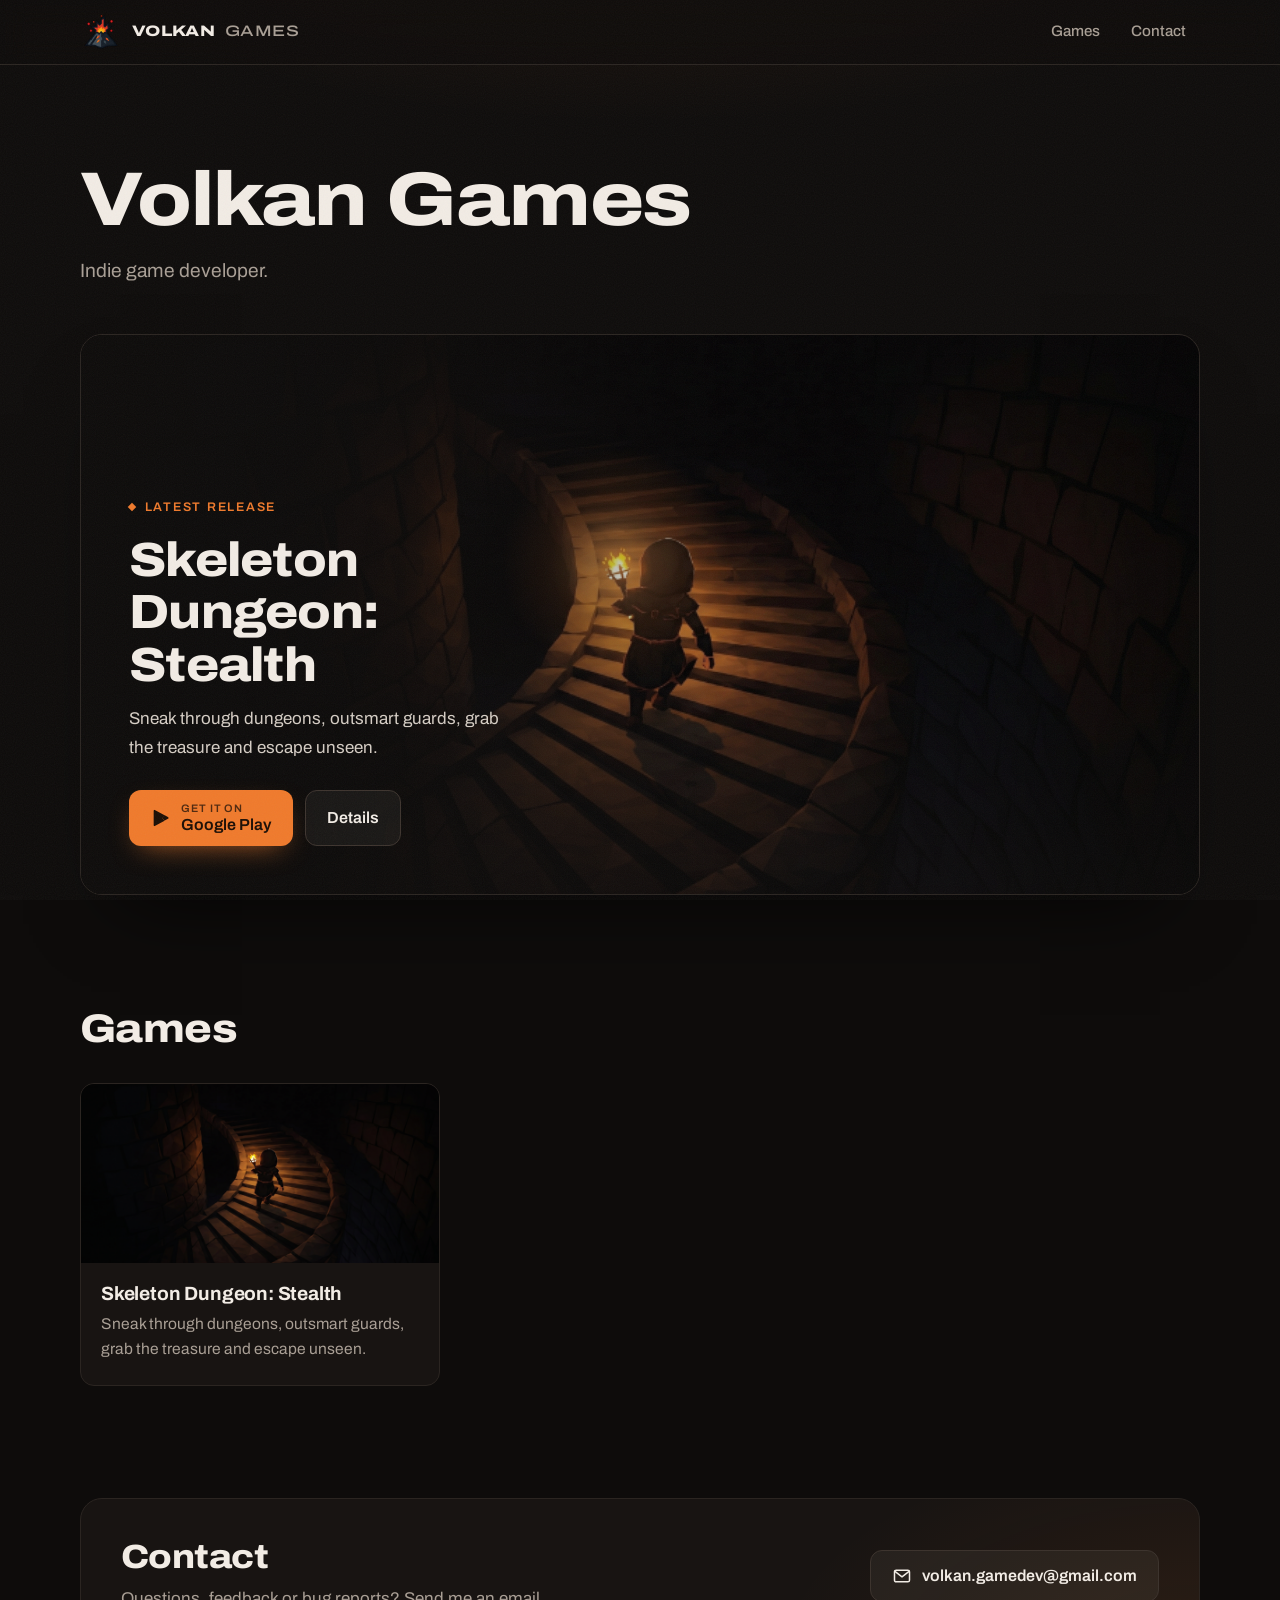
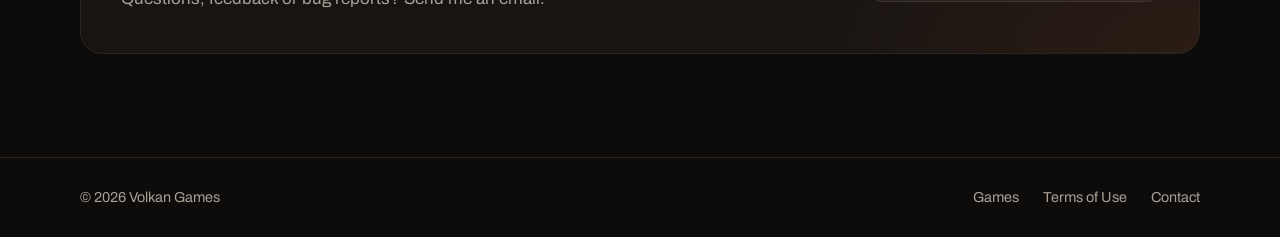
<file: index.html>
<!DOCTYPE html>
<html lang="en">
<head>
    <meta charset="UTF-8">
    <meta name="viewport" content="width=device-width, initial-scale=1.0">
    <title>Volkan Games</title>
    <meta name="description" content="Games by Volkan Games, an indie game developer.">
    <meta name="theme-color" content="#0e0c0b">
    <link rel="icon" href="images/logo-mark.png" type="image/png">
    <link rel="apple-touch-icon" href="images/logo-mark.png">
    <meta property="og:title" content="Volkan Games">
    <meta property="og:description" content="Games by Volkan Games, an indie game developer.">
    <meta property="og:url" content="https://volkandemir8.github.io/">
    <meta property="og:image" content="https://volkandemir8.github.io/images/logo.png">
    <link rel="preconnect" href="https://fonts.googleapis.com">
    <link rel="preconnect" href="https://fonts.gstatic.com" crossorigin>
    <link href="https://fonts.googleapis.com/css2?family=Archivo:wdth,wght@62..125,400..900&display=swap" rel="stylesheet">
    <link rel="stylesheet" href="style.css">
</head>
<body>
    <a class="skip-link" href="#main">Skip to content</a>

    <header class="site-header">
        <div class="container">
            <a class="brand" href="index.html"><img src="images/logo-mark-dark.png" alt="" width="34" height="34">Volkan <span>Games</span></a>
            <nav class="site-nav" aria-label="Main">
                <a href="#games">Games</a>
                <a href="#contact">Contact</a>
            </nav>
        </div>
    </header>

    <main id="main">
        <section class="intro container">
            <h1>Volkan Games</h1>
            <p class="lede">Indie game developer.</p>
        </section>

        <section class="container" aria-labelledby="featured-title">
            <div class="featured-card">
                <div class="featured-media">
                    <img src="images/skeletonDungeon.png" alt="A hooded figure carrying a torch down a dark spiral staircase" width="800" height="400">
                    <span class="torch-glow" aria-hidden="true"></span>
                </div>
                <div class="featured-body">
                    <p class="eyebrow">Latest release</p>
                    <h2 id="featured-title">Skeleton Dungeon: Stealth</h2>
                    <p>Sneak through dungeons, outsmart guards, grab the treasure and escape unseen.</p>
                    <div class="actions">
                        <a class="btn btn-primary btn-play" href="https://play.google.com/store/apps/details?id=com.volkangames.skeletondungeon">
                            <svg viewBox="0 0 24 24" aria-hidden="true"><path fill="currentColor" d="M3.6 2.3c-.3.3-.4.7-.4 1.2v17c0 .5.1.9.4 1.2l.1.1 9.5-9.5v-.2L3.7 2.2l-.1.1zm12.8 12.8-3.2-3.2v-.2l3.2-3.2.1.1 3.8 2.1c1.1.6 1.1 1.6 0 2.2l-3.8 2.2h-.1zm-.1.1L13 11.9l-9.4 9.4c.3.4.9.4 1.5.1l11.2-6.2m0-6.4L5.1 2.6c-.6-.4-1.2-.3-1.5.1l9.4 9.3 3.3-3.2z"/></svg>
                            <span><small>Get it on</small>Google Play</span>
                        </a>
                        <a class="btn btn-ghost" href="game-stealth.html">Details</a>
                    </div>
                </div>
            </div>
        </section>

        <section class="section container" id="games" aria-labelledby="games-title">
            <h2 class="section-title" id="games-title">Games</h2>

            <ul class="game-grid">
                <li>
                    <a class="game-card" href="game-stealth.html">
                        <div class="game-card-media">
                            <img src="images/skeletonDungeon.png" alt="" width="800" height="400" loading="lazy">
                        </div>
                        <div class="game-card-body">
                            <h3>Skeleton Dungeon: Stealth</h3>
                            <p>Sneak through dungeons, outsmart guards, grab the treasure and escape unseen.</p>
                        </div>
                    </a>
                </li>
            </ul>
        </section>

        <section class="section container" id="contact" aria-labelledby="contact-title">
            <div class="contact-card">
                <div>
                    <h2 id="contact-title">Contact</h2>
                    <p>Questions, feedback or bug reports? Send me an email.</p>
                </div>
                <a class="btn btn-ghost" href="mailto:volkan.gamedev@gmail.com">
                    <svg viewBox="0 0 24 24" fill="none" stroke="currentColor" stroke-width="1.8" stroke-linecap="round" stroke-linejoin="round" aria-hidden="true"><rect x="3" y="5" width="18" height="14" rx="2"/><path d="m3.5 6.5 8.5 6.5 8.5-6.5"/></svg>
                    volkan.gamedev@gmail.com
                </a>
            </div>
        </section>
    </main>

    <footer class="site-footer">
        <div class="container">
            <span>© 2026 Volkan Games</span>
            <nav aria-label="Footer">
                <a href="#games">Games</a>
                <a href="terms.html">Terms of Use</a>
                <a href="#contact">Contact</a>
            </nav>
        </div>
    </footer>
</body>
</html>
</file>
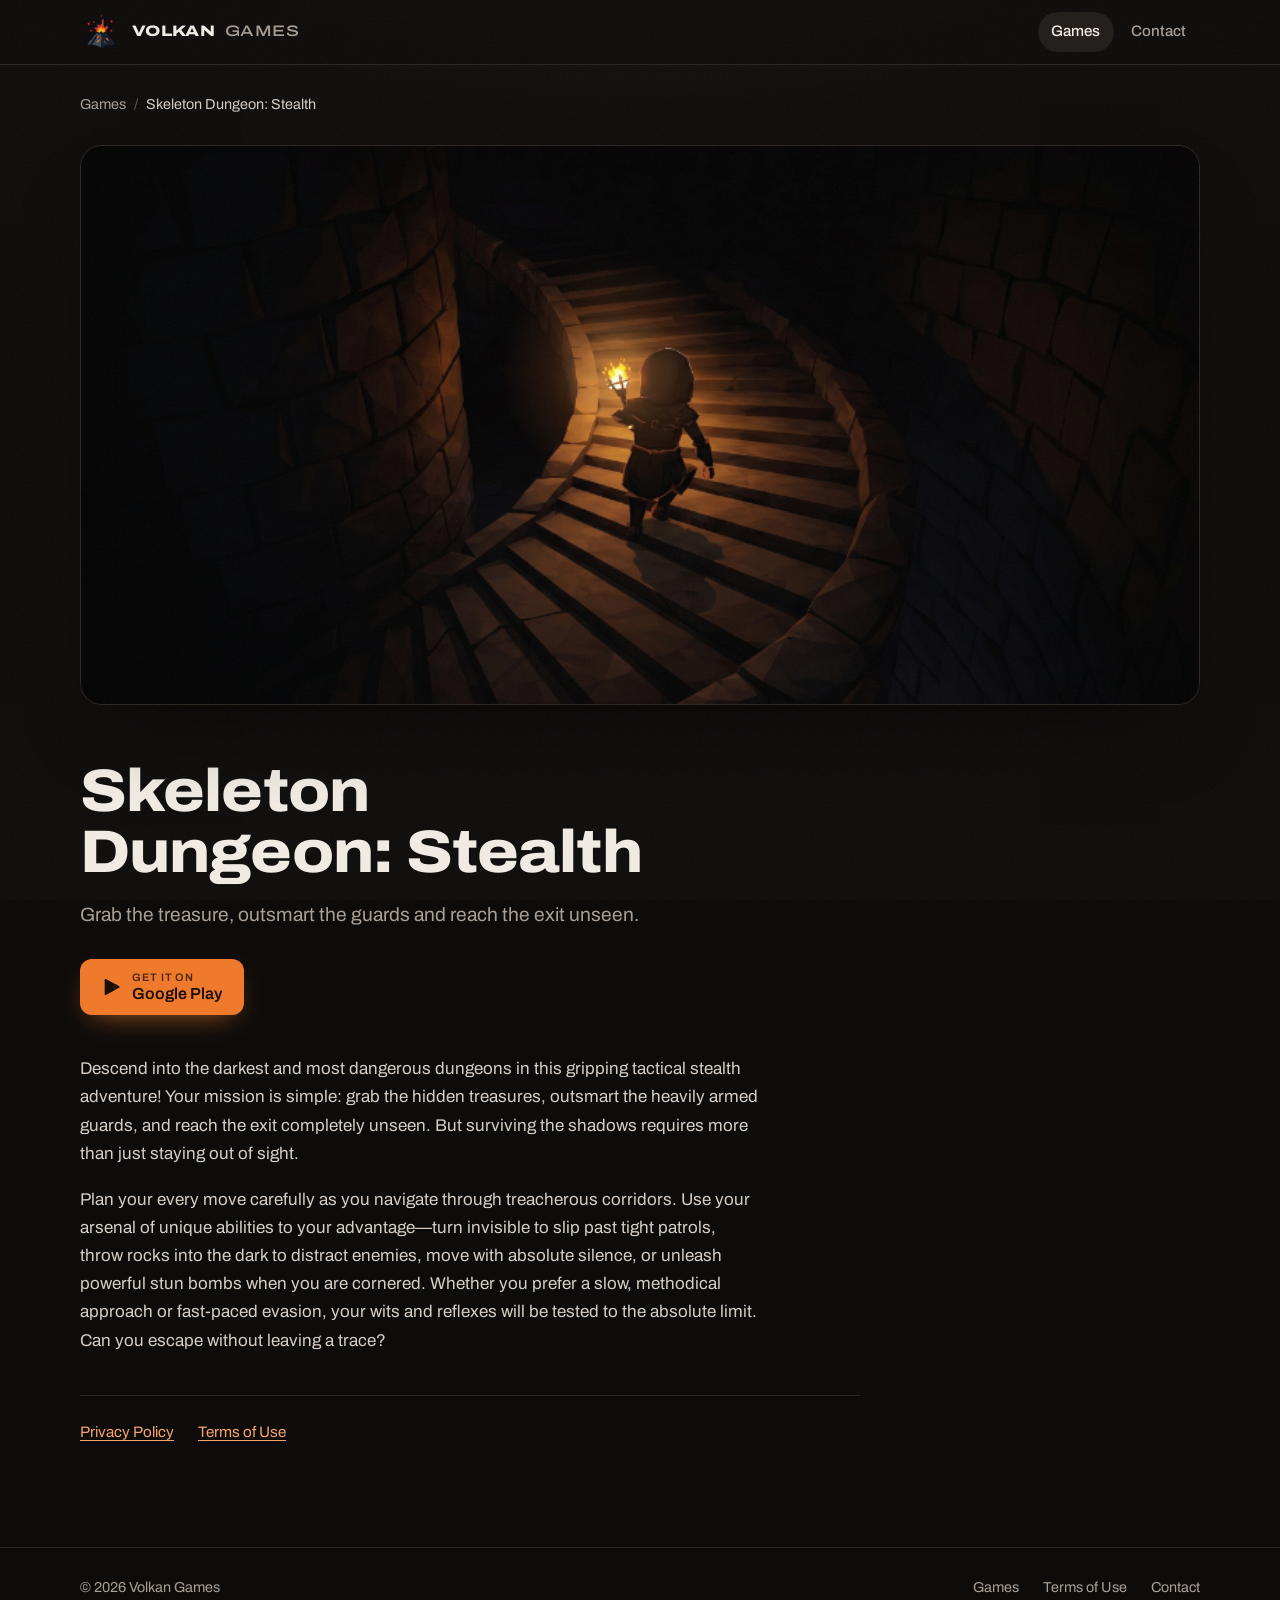
<file: game-stealth.html>
<!DOCTYPE html>
<html lang="en">
<head>
    <meta charset="UTF-8">
    <meta name="viewport" content="width=device-width, initial-scale=1.0">
    <title>Skeleton Dungeon: Stealth - Volkan Games</title>
    <meta name="description" content="A tactical stealth game. Grab the treasure, outsmart the guards and reach the exit unseen.">
    <meta name="theme-color" content="#0e0c0b">
    <link rel="icon" href="images/logo-mark.png" type="image/png">
    <link rel="apple-touch-icon" href="images/logo-mark.png">
    <meta property="og:title" content="Skeleton Dungeon: Stealth">
    <meta property="og:description" content="A tactical stealth game. Grab the treasure, outsmart the guards and reach the exit unseen.">
    <meta property="og:url" content="https://volkandemir8.github.io/game-stealth.html">
    <meta property="og:image" content="https://volkandemir8.github.io/images/skeletonDungeon.png">
    <link rel="preconnect" href="https://fonts.googleapis.com">
    <link rel="preconnect" href="https://fonts.gstatic.com" crossorigin>
    <link href="https://fonts.googleapis.com/css2?family=Archivo:wdth,wght@62..125,400..900&display=swap" rel="stylesheet">
    <link rel="stylesheet" href="style.css">
</head>
<body>
    <a class="skip-link" href="#main">Skip to content</a>

    <header class="site-header">
        <div class="container">
            <a class="brand" href="index.html"><img src="images/logo-mark-dark.png" alt="" width="34" height="34">Volkan <span>Games</span></a>
            <nav class="site-nav" aria-label="Main">
                <a href="index.html#games" aria-current="page">Games</a>
                <a href="index.html#contact">Contact</a>
            </nav>
        </div>
    </header>

    <main id="main" class="game-page">
        <div class="container">
            <nav class="breadcrumb" aria-label="Breadcrumb">
                <a href="index.html#games">Games</a>
                <span class="sep" aria-hidden="true">/</span>
                <span aria-current="page">Skeleton Dungeon: Stealth</span>
            </nav>

            <div class="game-hero">
                <img src="images/skeletonDungeon.png" alt="A hooded figure carrying a torch down a dark spiral staircase" width="800" height="400">
                <span class="torch-glow" aria-hidden="true"></span>
            </div>

            <div class="game-content">
                <h1>Skeleton Dungeon: Stealth</h1>
                <p class="lede">Grab the treasure, outsmart the guards and reach the exit unseen.</p>
                <div class="actions">
                    <a class="btn btn-primary btn-play" href="https://play.google.com/store/apps/details?id=com.volkangames.skeletondungeon">
                        <svg viewBox="0 0 24 24" aria-hidden="true"><path fill="currentColor" d="M3.6 2.3c-.3.3-.4.7-.4 1.2v17c0 .5.1.9.4 1.2l.1.1 9.5-9.5v-.2L3.7 2.2l-.1.1zm12.8 12.8-3.2-3.2v-.2l3.2-3.2.1.1 3.8 2.1c1.1.6 1.1 1.6 0 2.2l-3.8 2.2h-.1zm-.1.1L13 11.9l-9.4 9.4c.3.4.9.4 1.5.1l11.2-6.2m0-6.4L5.1 2.6c-.6-.4-1.2-.3-1.5.1l9.4 9.3 3.3-3.2z"/></svg>
                        <span><small>Get it on</small>Google Play</span>
                    </a>
                </div>

                <div class="prose">
                    <p>Descend into the darkest and most dangerous dungeons in this gripping tactical stealth adventure! Your mission is simple: grab the hidden treasures, outsmart the heavily armed guards, and reach the exit completely unseen. But surviving the shadows requires more than just staying out of sight.</p>
                    <p>Plan your every move carefully as you navigate through treacherous corridors. Use your arsenal of unique abilities to your advantage—turn invisible to slip past tight patrols, throw rocks into the dark to distract enemies, move with absolute silence, or unleash powerful stun bombs when you are cornered. Whether you prefer a slow, methodical approach or fast-paced evasion, your wits and reflexes will be tested to the absolute limit. Can you escape without leaving a trace?</p>
                </div>

                <ul class="game-links">
                    <li><a href="privacy-stealth.html">Privacy Policy</a></li>
                    <li><a href="terms.html">Terms of Use</a></li>
                </ul>
            </div>
        </div>
    </main>

    <footer class="site-footer">
        <div class="container">
            <span>© 2026 Volkan Games</span>
            <nav aria-label="Footer">
                <a href="index.html#games">Games</a>
                <a href="terms.html">Terms of Use</a>
                <a href="index.html#contact">Contact</a>
            </nav>
        </div>
    </footer>
</body>
</html>
</file>
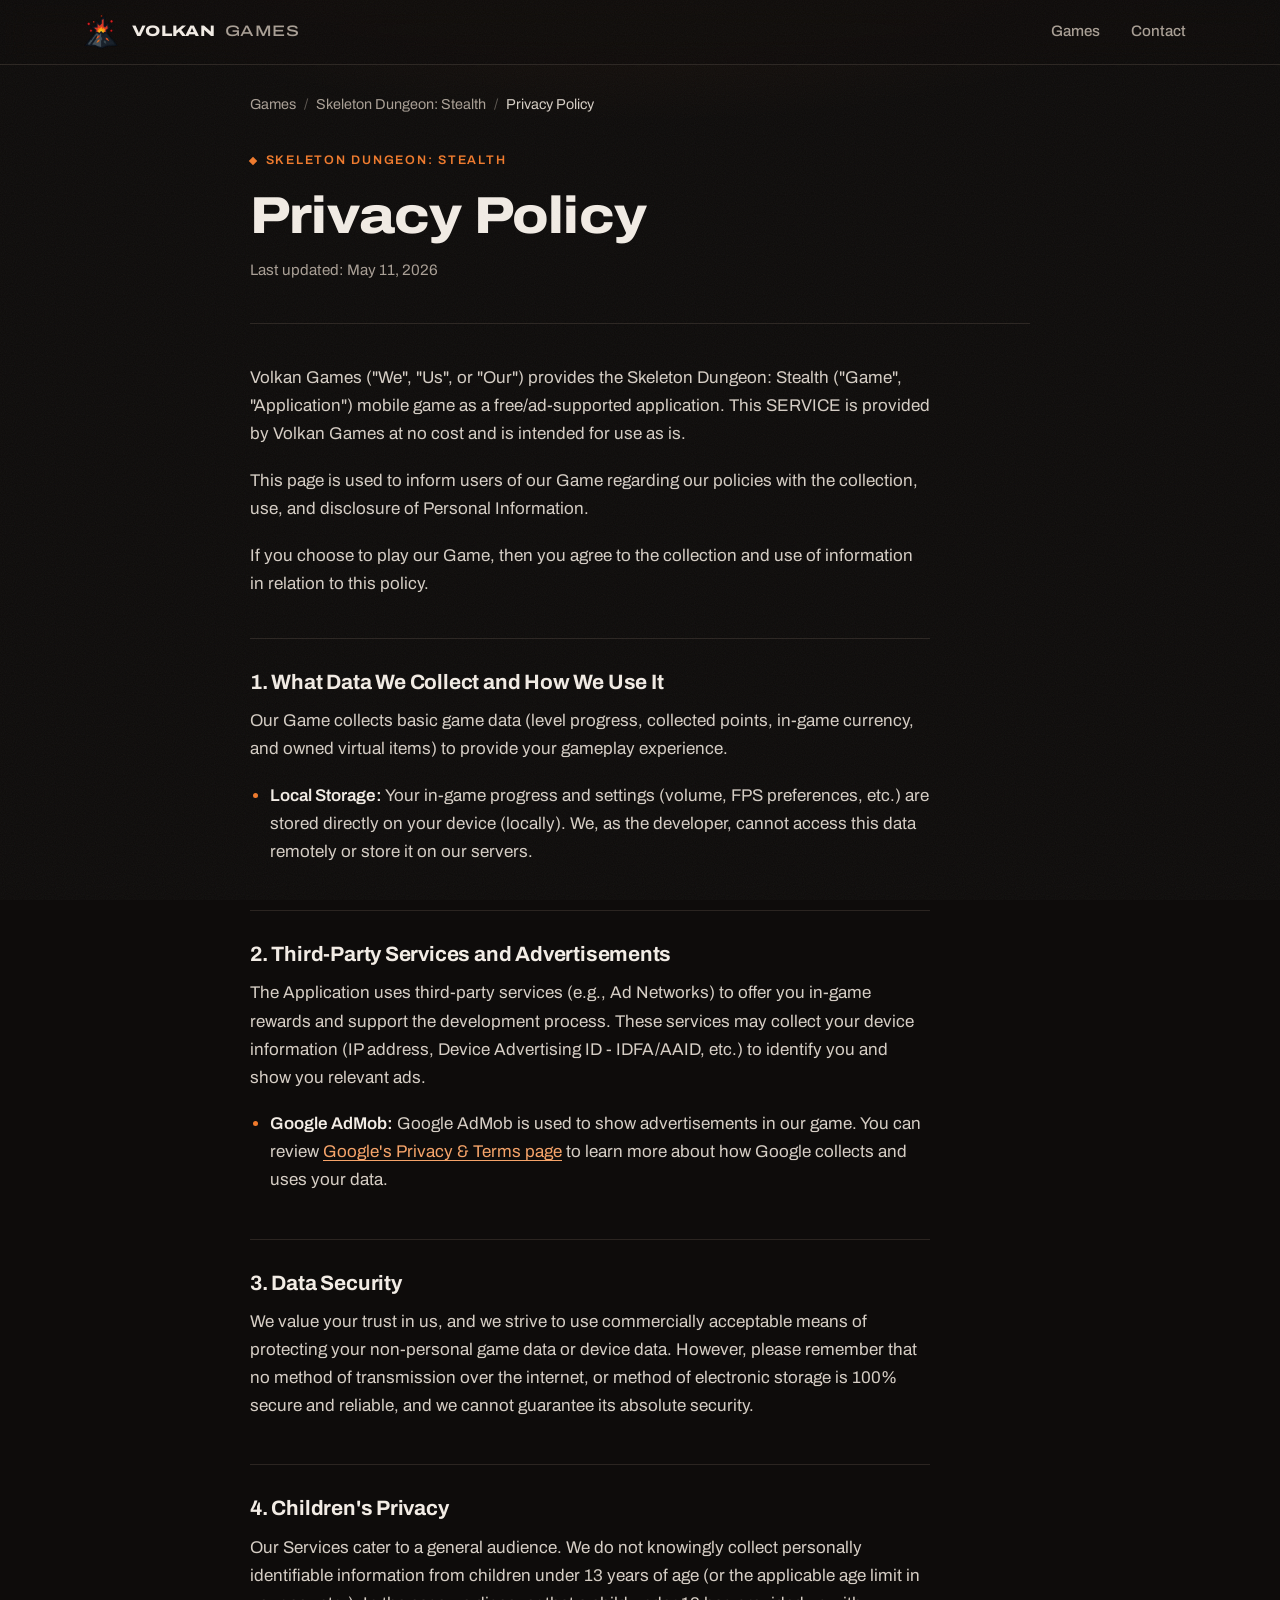
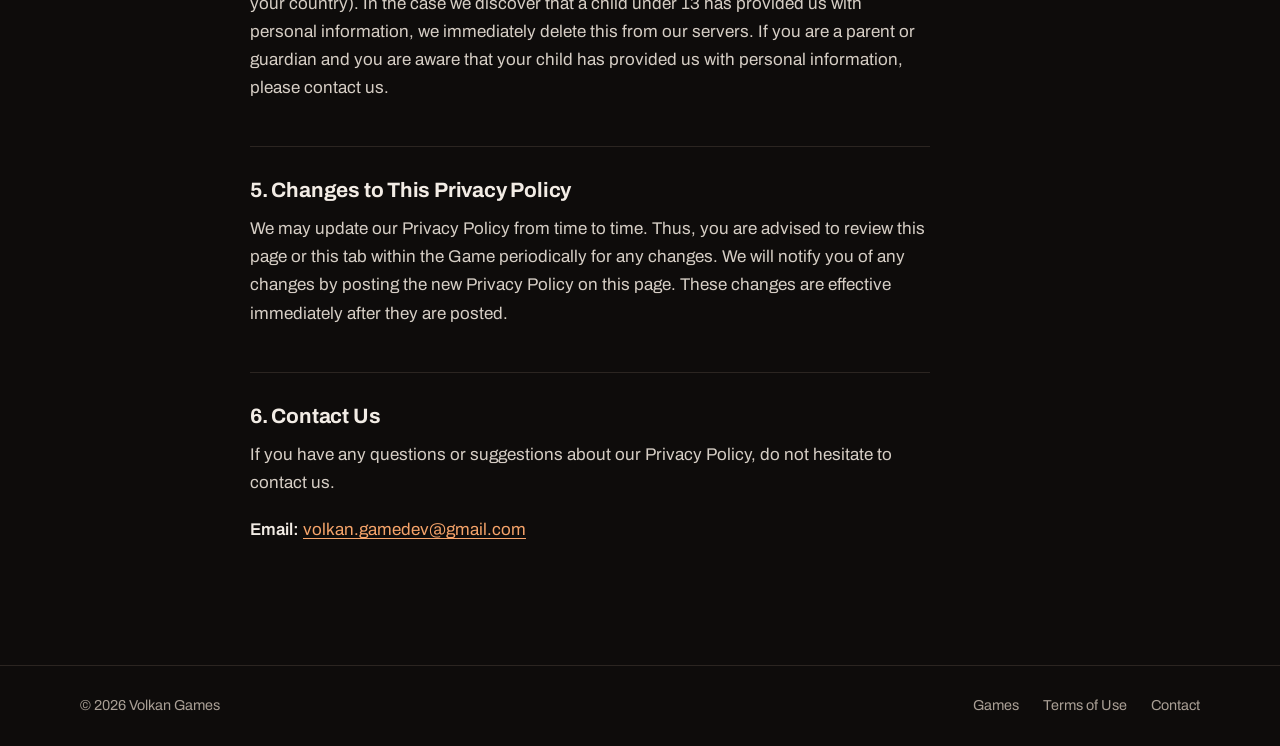
<file: privacy-stealth.html>
<!DOCTYPE html>
<html lang="en">
<head>
    <meta charset="UTF-8">
    <meta name="viewport" content="width=device-width, initial-scale=1.0">
    <title>Privacy Policy - Skeleton Dungeon: Stealth</title>
    <meta name="description" content="Privacy Policy for the Skeleton Dungeon: Stealth mobile game by Volkan Games.">
    <meta name="theme-color" content="#0e0c0b">
    <link rel="icon" href="images/logo-mark.png" type="image/png">
    <link rel="apple-touch-icon" href="images/logo-mark.png">
    <link rel="preconnect" href="https://fonts.googleapis.com">
    <link rel="preconnect" href="https://fonts.gstatic.com" crossorigin>
    <link href="https://fonts.googleapis.com/css2?family=Archivo:wdth,wght@62..125,400..900&display=swap" rel="stylesheet">
    <link rel="stylesheet" href="style.css">
</head>
<body>
    <a class="skip-link" href="#main">Skip to content</a>

    <header class="site-header">
        <div class="container">
            <a class="brand" href="index.html"><img src="images/logo-mark-dark.png" alt="" width="34" height="34">Volkan <span>Games</span></a>
            <nav class="site-nav" aria-label="Main">
                <a href="index.html#games">Games</a>
                <a href="index.html#contact">Contact</a>
            </nav>
        </div>
    </header>

    <main id="main" class="container doc">
        <nav class="breadcrumb" aria-label="Breadcrumb">
            <a href="index.html#games">Games</a>
            <span class="sep" aria-hidden="true">/</span>
            <a href="game-stealth.html">Skeleton Dungeon: Stealth</a>
            <span class="sep" aria-hidden="true">/</span>
            <span aria-current="page">Privacy Policy</span>
        </nav>

        <header class="doc-head">
            <p class="eyebrow">Skeleton Dungeon: Stealth</p>
            <h1>Privacy Policy</h1>
            <p class="meta">Last updated: May 11, 2026</p>
        </header>

        <div class="prose">
            <p>Volkan Games ("We", "Us", or "Our") provides the Skeleton Dungeon: Stealth ("Game", "Application") mobile game as a free/ad-supported application. This SERVICE is provided by Volkan Games at no cost and is intended for use as is.</p>
            <p>This page is used to inform users of our Game regarding our policies with the collection, use, and disclosure of Personal Information.</p>
            <p>If you choose to play our Game, then you agree to the collection and use of information in relation to this policy.</p>

            <h2>1. What Data We Collect and How We Use It</h2>
            <p>Our Game collects basic game data (level progress, collected points, in-game currency, and owned virtual items) to provide your gameplay experience.</p>
            <ul>
                <li><strong>Local Storage:</strong> Your in-game progress and settings (volume, FPS preferences, etc.) are stored directly on your device (locally). We, as the developer, cannot access this data remotely or store it on our servers.</li>
            </ul>

            <h2>2. Third-Party Services and Advertisements</h2>
            <p>The Application uses third-party services (e.g., Ad Networks) to offer you in-game rewards and support the development process. These services may collect your device information (IP address, Device Advertising ID - IDFA/AAID, etc.) to identify you and show you relevant ads.</p>
            <ul>
                <li><strong>Google AdMob:</strong> Google AdMob is used to show advertisements in our game. You can review <a href="https://policies.google.com/privacy">Google's Privacy &amp; Terms page</a> to learn more about how Google collects and uses your data.</li>
            </ul>

            <h2>3. Data Security</h2>
            <p>We value your trust in us, and we strive to use commercially acceptable means of protecting your non-personal game data or device data. However, please remember that no method of transmission over the internet, or method of electronic storage is 100% secure and reliable, and we cannot guarantee its absolute security.</p>

            <h2>4. Children's Privacy</h2>
            <p>Our Services cater to a general audience. We do not knowingly collect personally identifiable information from children under 13 years of age (or the applicable age limit in your country). In the case we discover that a child under 13 has provided us with personal information, we immediately delete this from our servers. If you are a parent or guardian and you are aware that your child has provided us with personal information, please contact us.</p>

            <h2>5. Changes to This Privacy Policy</h2>
            <p>We may update our Privacy Policy from time to time. Thus, you are advised to review this page or this tab within the Game periodically for any changes. We will notify you of any changes by posting the new Privacy Policy on this page. These changes are effective immediately after they are posted.</p>

            <h2>6. Contact Us</h2>
            <p>If you have any questions or suggestions about our Privacy Policy, do not hesitate to contact us.</p>
            <p><strong>Email:</strong> <a href="mailto:volkan.gamedev@gmail.com">volkan.gamedev@gmail.com</a></p>
        </div>
    </main>

    <footer class="site-footer">
        <div class="container">
            <span>© 2026 Volkan Games</span>
            <nav aria-label="Footer">
                <a href="index.html#games">Games</a>
                <a href="terms.html">Terms of Use</a>
                <a href="index.html#contact">Contact</a>
            </nav>
        </div>
    </footer>
</body>
</html>
</file>
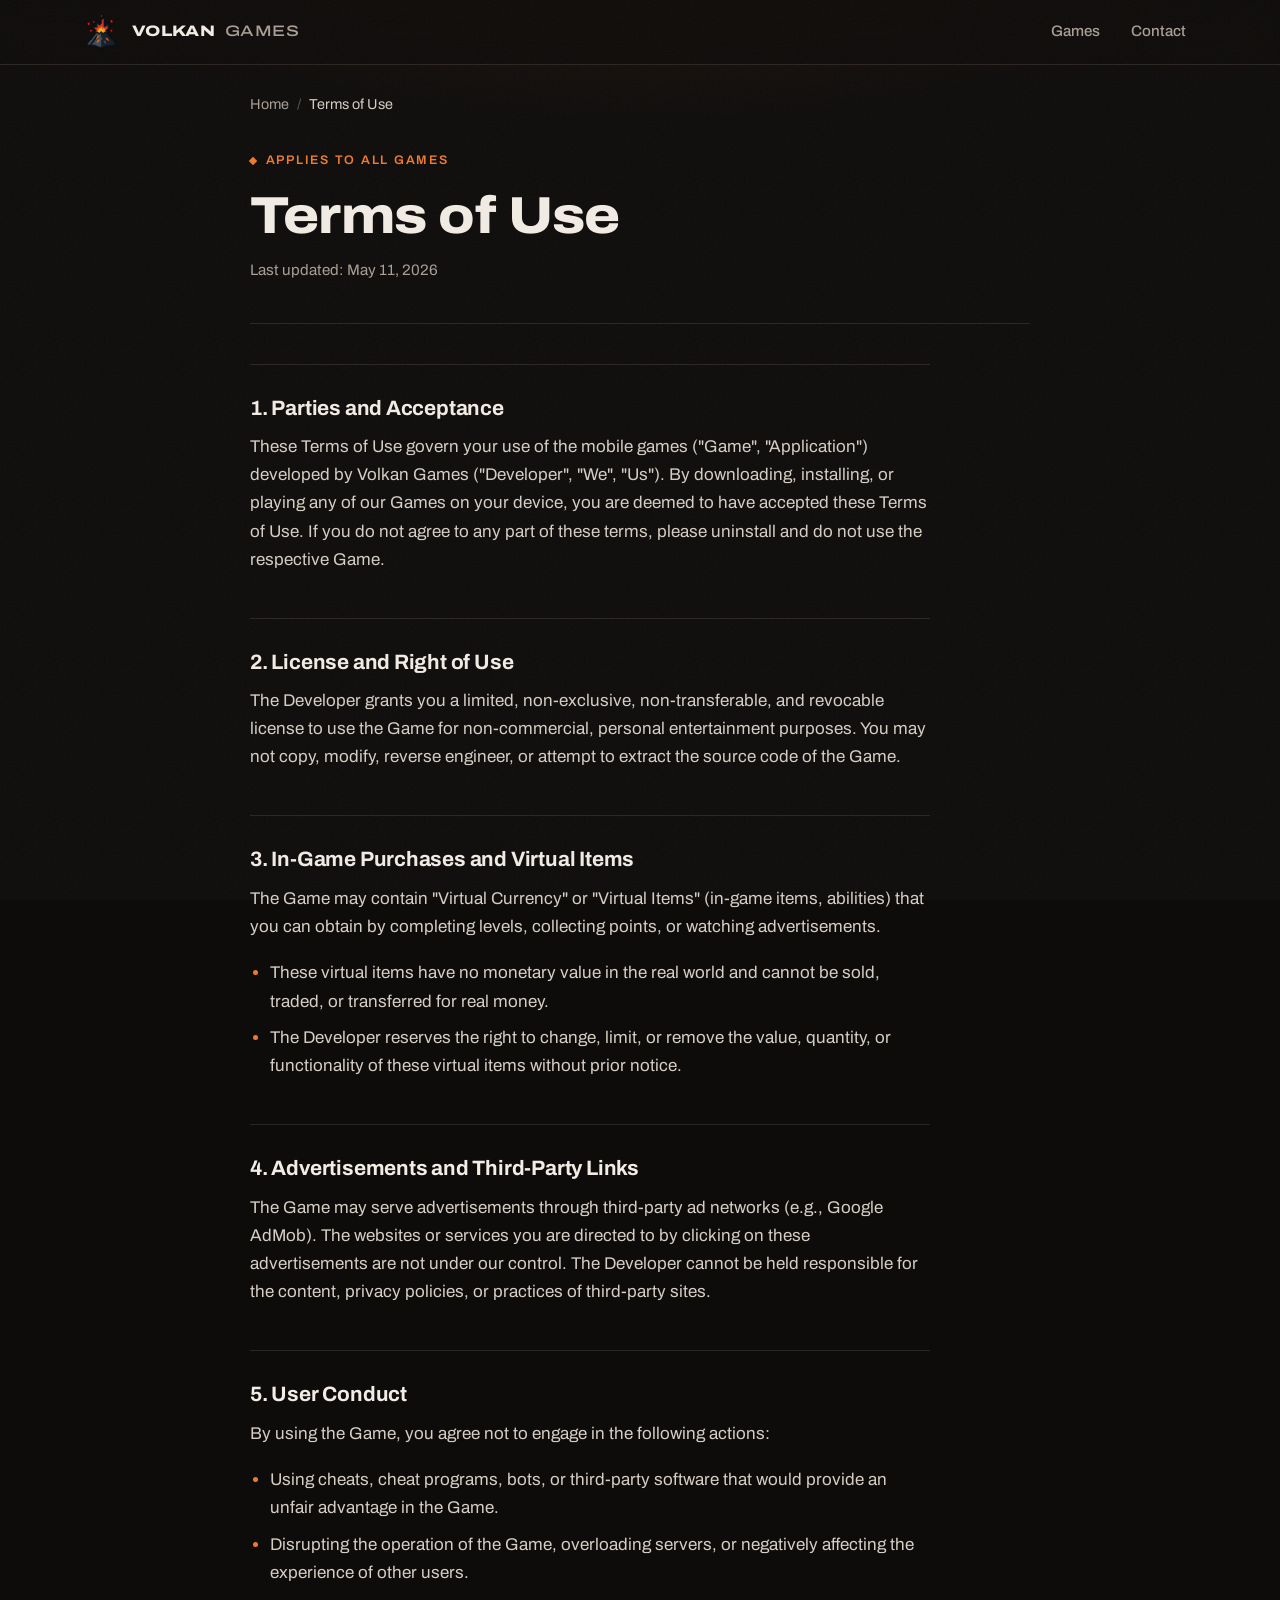
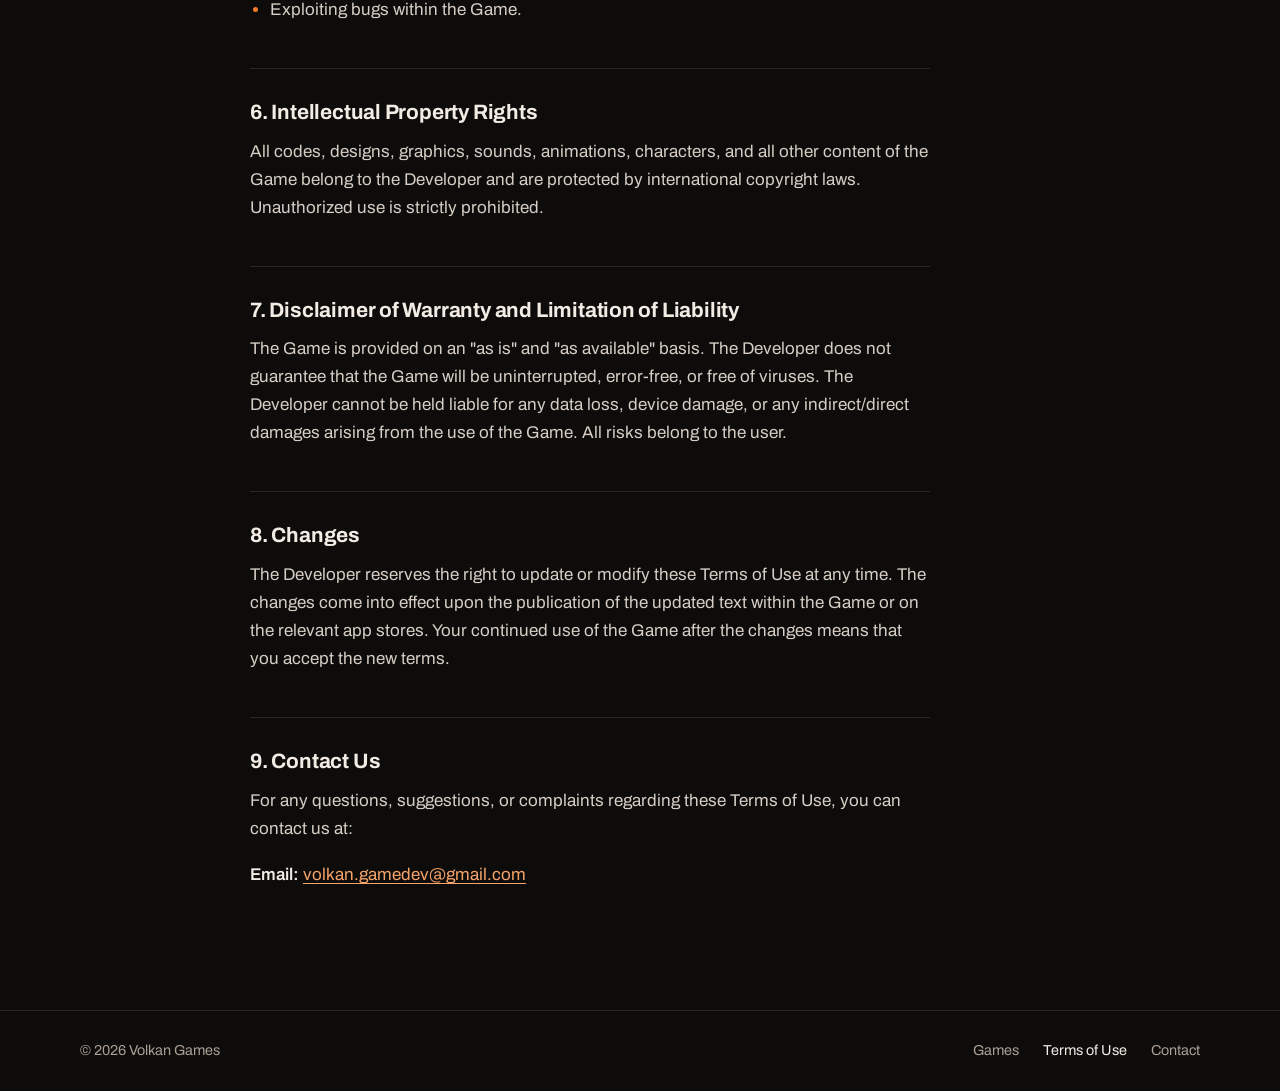
<file: terms.html>
<!DOCTYPE html>
<html lang="en">
<head>
    <meta charset="UTF-8">
    <meta name="viewport" content="width=device-width, initial-scale=1.0">
    <title>Terms of Use - Volkan Games</title>
    <meta name="description" content="Terms of Use for all mobile games developed by Volkan Games.">
    <meta name="theme-color" content="#0e0c0b">
    <link rel="icon" href="images/logo-mark.png" type="image/png">
    <link rel="apple-touch-icon" href="images/logo-mark.png">
    <link rel="preconnect" href="https://fonts.googleapis.com">
    <link rel="preconnect" href="https://fonts.gstatic.com" crossorigin>
    <link href="https://fonts.googleapis.com/css2?family=Archivo:wdth,wght@62..125,400..900&display=swap" rel="stylesheet">
    <link rel="stylesheet" href="style.css">
</head>
<body>
    <a class="skip-link" href="#main">Skip to content</a>

    <header class="site-header">
        <div class="container">
            <a class="brand" href="index.html"><img src="images/logo-mark-dark.png" alt="" width="34" height="34">Volkan <span>Games</span></a>
            <nav class="site-nav" aria-label="Main">
                <a href="index.html#games">Games</a>
                <a href="index.html#contact">Contact</a>
            </nav>
        </div>
    </header>

    <main id="main" class="container doc">
        <nav class="breadcrumb" aria-label="Breadcrumb">
            <a href="index.html">Home</a>
            <span class="sep" aria-hidden="true">/</span>
            <span aria-current="page">Terms of Use</span>
        </nav>

        <header class="doc-head">
            <p class="eyebrow">Applies to all games</p>
            <h1>Terms of Use</h1>
            <p class="meta">Last updated: May 11, 2026</p>
        </header>

        <div class="prose">
            <h2>1. Parties and Acceptance</h2>
            <p>These Terms of Use govern your use of the mobile games ("Game", "Application") developed by Volkan Games ("Developer", "We", "Us"). By downloading, installing, or playing any of our Games on your device, you are deemed to have accepted these Terms of Use. If you do not agree to any part of these terms, please uninstall and do not use the respective Game.</p>

            <h2>2. License and Right of Use</h2>
            <p>The Developer grants you a limited, non-exclusive, non-transferable, and revocable license to use the Game for non-commercial, personal entertainment purposes. You may not copy, modify, reverse engineer, or attempt to extract the source code of the Game.</p>

            <h2>3. In-Game Purchases and Virtual Items</h2>
            <p>The Game may contain "Virtual Currency" or "Virtual Items" (in-game items, abilities) that you can obtain by completing levels, collecting points, or watching advertisements.</p>
            <ul>
                <li>These virtual items have no monetary value in the real world and cannot be sold, traded, or transferred for real money.</li>
                <li>The Developer reserves the right to change, limit, or remove the value, quantity, or functionality of these virtual items without prior notice.</li>
            </ul>

            <h2>4. Advertisements and Third-Party Links</h2>
            <p>The Game may serve advertisements through third-party ad networks (e.g., Google AdMob). The websites or services you are directed to by clicking on these advertisements are not under our control. The Developer cannot be held responsible for the content, privacy policies, or practices of third-party sites.</p>

            <h2>5. User Conduct</h2>
            <p>By using the Game, you agree not to engage in the following actions:</p>
            <ul>
                <li>Using cheats, cheat programs, bots, or third-party software that would provide an unfair advantage in the Game.</li>
                <li>Disrupting the operation of the Game, overloading servers, or negatively affecting the experience of other users.</li>
                <li>Exploiting bugs within the Game.</li>
            </ul>

            <h2>6. Intellectual Property Rights</h2>
            <p>All codes, designs, graphics, sounds, animations, characters, and all other content of the Game belong to the Developer and are protected by international copyright laws. Unauthorized use is strictly prohibited.</p>

            <h2>7. Disclaimer of Warranty and Limitation of Liability</h2>
            <p>The Game is provided on an "as is" and "as available" basis. The Developer does not guarantee that the Game will be uninterrupted, error-free, or free of viruses. The Developer cannot be held liable for any data loss, device damage, or any indirect/direct damages arising from the use of the Game. All risks belong to the user.</p>

            <h2>8. Changes</h2>
            <p>The Developer reserves the right to update or modify these Terms of Use at any time. The changes come into effect upon the publication of the updated text within the Game or on the relevant app stores. Your continued use of the Game after the changes means that you accept the new terms.</p>

            <h2>9. Contact Us</h2>
            <p>For any questions, suggestions, or complaints regarding these Terms of Use, you can contact us at:</p>
            <p><strong>Email:</strong> <a href="mailto:volkan.gamedev@gmail.com">volkan.gamedev@gmail.com</a></p>
        </div>
    </main>

    <footer class="site-footer">
        <div class="container">
            <span>© 2026 Volkan Games</span>
            <nav aria-label="Footer">
                <a href="index.html#games">Games</a>
                <a href="terms.html" aria-current="page">Terms of Use</a>
                <a href="index.html#contact">Contact</a>
            </nav>
        </div>
    </footer>
</body>
</html>
</file>
<file: style.css>
:root {
    color-scheme: dark;

    --bg: #0e0c0b;
    --surface: #181412;
    --surface-2: #211c19;
    --line: #2b2521;
    --line-strong: #3d342e;
    --text: #f2ece5;
    --text-soft: #d6cec5;
    --muted: #a99f95;
    --accent: #f07a2c;
    --accent-hi: #ff9447;
    --accent-ink: #1b0e05;
    --link: #f6a46a;

    --font: "Archivo", system-ui, -apple-system, "Segoe UI", Roboto, sans-serif;
    --container: 1120px;
    --gutter: clamp(1rem, 4vw, 2rem);
    --radius-lg: 22px;
    --radius: 14px;
    --radius-sm: 10px;
    --ease: cubic-bezier(0.2, 0.7, 0.2, 1);
}

*,
*::before,
*::after {
    box-sizing: border-box;
}

html {
    -webkit-text-size-adjust: 100%;
    scroll-padding-top: 5rem;
    background: var(--bg);
}

@media (prefers-reduced-motion: no-preference) {
    html {
        scroll-behavior: smooth;
    }
}

body {
    margin: 0;
    min-height: 100dvh;
    display: flex;
    flex-direction: column;
    background:
        radial-gradient(1100px 520px at 50% -240px, rgba(240, 122, 44, 0.13), transparent 70%) no-repeat,
        var(--bg);
    color: var(--text);
    font-family: var(--font);
    font-size: 1.0625rem;
    line-height: 1.65;
    -webkit-font-smoothing: antialiased;
}

/* Film grain over everything, keeps the dark surfaces from looking flat */
body::after {
    content: "";
    position: fixed;
    inset: 0;
    z-index: 100;
    pointer-events: none;
    opacity: 0.05;
    background-image: url("data:image/svg+xml,%3Csvg xmlns='http://www.w3.org/2000/svg' width='160' height='160'%3E%3Cfilter id='n'%3E%3CfeTurbulence type='fractalNoise' baseFrequency='0.9' numOctaves='2' stitchTiles='stitch'/%3E%3C/filter%3E%3Crect width='100%25' height='100%25' filter='url(%23n)'/%3E%3C/svg%3E");
}

img {
    display: block;
    max-width: 100%;
    height: auto;
}

a {
    color: var(--link);
    text-decoration-thickness: 1px;
    text-underline-offset: 0.2em;
}

a:hover {
    text-decoration-thickness: 2px;
}

:focus-visible {
    outline: 2px solid var(--accent-hi);
    outline-offset: 3px;
    border-radius: 4px;
}

h1,
h2,
h3 {
    margin: 0;
    line-height: 1.1;
    font-weight: 800;
    letter-spacing: -0.015em;
    text-wrap: balance;
}

p {
    text-wrap: pretty;
}

.container {
    width: 100%;
    max-width: calc(var(--container) + var(--gutter) * 2);
    margin-inline: auto;
    padding-inline: var(--gutter);
}

main {
    flex: 1;
    padding-bottom: clamp(4rem, 8vw, 7rem);
}

.skip-link {
    position: absolute;
    top: 0.75rem;
    left: 0.75rem;
    z-index: 200;
    padding: 0.6rem 1rem;
    border-radius: var(--radius-sm);
    background: var(--accent);
    color: var(--accent-ink);
    font-weight: 600;
    text-decoration: none;
    transform: translateY(-200%);
}

.skip-link:focus {
    transform: none;
}

.eyebrow {
    display: inline-flex;
    align-items: center;
    gap: 0.6rem;
    margin: 0 0 1rem;
    color: var(--accent);
    font-size: 0.78rem;
    font-weight: 600;
    letter-spacing: 0.14em;
    text-transform: uppercase;
}

/* Small rotated square, same as the sparks around the logo */
.eyebrow::before {
    content: "";
    width: 6px;
    height: 6px;
    background: currentColor;
    transform: rotate(45deg);
}

.lede {
    margin: 1rem 0 0;
    max-width: 38rem;
    color: var(--muted);
    font-size: clamp(1.05rem, 1.6vw, 1.2rem);
}

/* Header */

.site-header {
    position: sticky;
    top: 0;
    z-index: 50;
    border-bottom: 1px solid var(--line);
    background: rgba(14, 12, 11, 0.8);
    -webkit-backdrop-filter: blur(14px) saturate(140%);
    backdrop-filter: blur(14px) saturate(140%);
}

.site-header .container {
    display: flex;
    align-items: center;
    justify-content: space-between;
    gap: 1rem;
    min-height: 4rem;
}

.brand {
    display: inline-flex;
    align-items: center;
    gap: 0.6rem;
    color: var(--text);
    font-size: 0.95rem;
    font-weight: 800;
    font-stretch: 125%;
    letter-spacing: 0.03em;
    text-transform: uppercase;
    text-decoration: none;
}

.brand img {
    width: 42px;
    height: 42px;
    margin-block: -4px;
}

.brand span {
    color: var(--muted);
    font-weight: 500;
}

.site-nav {
    display: flex;
    gap: 0.25rem;
}

.site-nav a {
    padding: 0.45rem 0.85rem;
    border-radius: 999px;
    color: var(--muted);
    font-size: 0.95rem;
    font-weight: 500;
    text-decoration: none;
    transition: color 200ms var(--ease), background-color 200ms var(--ease);
}

.site-nav a:hover,
.site-nav a[aria-current="page"] {
    color: var(--text);
    background: var(--surface-2);
}

@media (max-width: 480px) {
    .site-header .brand {
        gap: 0.4rem;
        font-size: 0.85rem;
        font-stretch: 100%;
        letter-spacing: 0.01em;
    }

    .site-header .brand img {
        width: 36px;
        height: 36px;
    }

    .site-nav a {
        padding-inline: 0.6rem;
        font-size: 0.9rem;
    }
}

/* Buttons */

.actions {
    display: flex;
    flex-wrap: wrap;
    gap: 0.75rem;
    margin-top: 1.75rem;
}

.btn {
    display: inline-flex;
    align-items: center;
    justify-content: center;
    gap: 0.65rem;
    min-height: 3.25rem;
    padding: 0.7rem 1.3rem;
    border: 1px solid transparent;
    border-radius: 12px;
    font-size: 1rem;
    font-weight: 600;
    line-height: 1.2;
    text-decoration: none;
    transition:
        background-color 200ms var(--ease),
        border-color 200ms var(--ease),
        transform 200ms var(--ease),
        box-shadow 200ms var(--ease);
}

.btn:hover {
    transform: translateY(-1px);
}

.btn:active {
    transform: translateY(1px) scale(0.99);
}

.btn svg {
    flex-shrink: 0;
    width: 1.25em;
    height: 1.25em;
}

.btn-primary {
    background: var(--accent);
    color: var(--accent-ink);
    box-shadow: 0 10px 28px -12px rgba(240, 122, 44, 0.75);
}

.btn-primary:hover {
    background: var(--accent-hi);
    box-shadow: 0 14px 34px -12px rgba(255, 148, 71, 0.85);
}

.btn-ghost {
    border-color: var(--line-strong);
    background: rgba(255, 240, 225, 0.05);
    color: var(--text);
}

.btn-ghost:hover {
    border-color: #54473e;
    background: rgba(255, 240, 225, 0.09);
}

.btn-play {
    text-align: left;
}

.btn-play small {
    display: block;
    font-size: 0.68rem;
    font-weight: 600;
    letter-spacing: 0.08em;
    text-transform: uppercase;
    opacity: 0.75;
}

/* Torch flicker laid over the key art (flame sits at ~48% / 41%) */

.torch-glow {
    position: absolute;
    left: 47.9%;
    top: 40.5%;
    width: 22%;
    aspect-ratio: 1;
    border-radius: 50%;
    background: radial-gradient(circle, rgba(255, 176, 92, 0.38), rgba(255, 120, 40, 0.12) 38%, transparent 66%);
    mix-blend-mode: screen;
    pointer-events: none;
    transform: translate(-50%, -50%);
    animation: flicker 2.6s ease-in-out infinite;
}

@keyframes flicker {
    0%, 100% { opacity: 0.85; transform: translate(-50%, -50%) scale(1); }
    18% { opacity: 0.6; transform: translate(-50%, -50%) scale(0.95); }
    40% { opacity: 1; transform: translate(-50%, -50%) scale(1.05); }
    62% { opacity: 0.7; transform: translate(-50%, -50%) scale(0.97); }
    80% { opacity: 0.95; transform: translate(-50%, -50%) scale(1.02); }
}

/* Home: intro */

.intro {
    padding-top: clamp(3rem, 8vw, 6rem);
    padding-bottom: clamp(2rem, 4vw, 3rem);
}

.intro h1 {
    max-width: 16ch;
    font-size: clamp(2.4rem, 6.4vw, 4.75rem);
    font-stretch: 115%;
    line-height: 1.02;
}

/* Home: featured game */

.featured-card {
    position: relative;
    overflow: hidden;
    border: 1px solid var(--line);
    border-radius: var(--radius-lg);
    background: var(--surface);
    box-shadow: 0 40px 80px -40px rgba(0, 0, 0, 0.8), 0 0 0 1px rgba(255, 240, 225, 0.02) inset;
}

.featured-media {
    position: relative;
    aspect-ratio: 2 / 1;
}

.featured-media img {
    width: 100%;
    height: 100%;
    object-fit: cover;
}

.featured-body {
    padding: 1.5rem 1.25rem 1.75rem;
}

.featured-body h2 {
    font-size: clamp(1.9rem, 4vw, 3rem);
    font-stretch: 112%;
}

.featured-body > p:not(.eyebrow) {
    margin: 0.85rem 0 0;
    max-width: 26rem;
    color: var(--text-soft);
}

@media (min-width: 1000px) {
    .featured-card {
        display: grid;
    }

    .featured-media,
    .featured-body {
        grid-area: 1 / 1;
    }

    .featured-media::after {
        content: "";
        position: absolute;
        inset: 0;
        background:
            linear-gradient(90deg, rgba(14, 12, 11, 0.94) 0%, rgba(14, 12, 11, 0.7) 30%, rgba(14, 12, 11, 0) 58%),
            linear-gradient(0deg, rgba(14, 12, 11, 0.6) 0%, rgba(14, 12, 11, 0) 40%);
    }

    .featured-body {
        position: relative;
        align-self: end;
        max-width: 30rem;
        padding: 3rem;
    }
}

/* Sections */

.section {
    padding-top: clamp(4rem, 9vw, 7rem);
}

.section-title {
    margin-bottom: 2rem;
    font-size: clamp(1.75rem, 3.4vw, 2.5rem);
    font-stretch: 112%;
}

/* Game grid */

.game-grid {
    display: grid;
    grid-template-columns: repeat(auto-fill, minmax(min(100%, 320px), 1fr));
    gap: 1.25rem;
    margin: 0;
    padding: 0;
    list-style: none;
}

.game-card {
    display: flex;
    flex-direction: column;
    height: 100%;
    overflow: hidden;
    border: 1px solid var(--line);
    border-radius: var(--radius);
    background: var(--surface);
    color: inherit;
    text-decoration: none;
    transition: border-color 250ms var(--ease), transform 250ms var(--ease), box-shadow 250ms var(--ease);
}

.game-card:hover {
    border-color: #4a3c32;
    transform: translateY(-3px);
    box-shadow: 0 24px 48px -28px rgba(240, 122, 44, 0.35);
}

.game-card-media {
    overflow: hidden;
    aspect-ratio: 2 / 1;
    background: var(--surface-2);
}

.game-card-media img {
    width: 100%;
    height: 100%;
    object-fit: cover;
    transition: transform 600ms var(--ease);
}

.game-card:hover .game-card-media img {
    transform: scale(1.05);
}

.game-card-body {
    padding: 1.25rem 1.25rem 1.4rem;
}

.game-card h3 {
    font-size: 1.2rem;
    font-weight: 700;
    letter-spacing: -0.01em;
}

.game-card p {
    margin: 0.4rem 0 0;
    color: var(--muted);
    font-size: 0.975rem;
}

/* Contact */

.contact-card {
    display: flex;
    flex-wrap: wrap;
    align-items: center;
    justify-content: space-between;
    gap: 1.5rem 3rem;
    padding: clamp(1.5rem, 4vw, 2.5rem);
    border: 1px solid var(--line);
    border-radius: var(--radius-lg);
    background:
        radial-gradient(600px 300px at 100% 100%, rgba(240, 122, 44, 0.09), transparent 70%),
        var(--surface);
}

.contact-card h2 {
    font-size: clamp(1.6rem, 3vw, 2.1rem);
    font-stretch: 112%;
}

.contact-card p {
    margin: 0.6rem 0 0;
    color: var(--muted);
}

/* Breadcrumb */

.breadcrumb {
    display: flex;
    flex-wrap: wrap;
    align-items: center;
    gap: 0.5rem;
    padding-block: 1.75rem;
    color: var(--muted);
    font-size: 0.9rem;
}

.breadcrumb a {
    color: var(--muted);
    text-decoration: none;
}

.breadcrumb a:hover {
    color: var(--text);
}

.breadcrumb [aria-current] {
    color: var(--text-soft);
}

.breadcrumb .sep {
    opacity: 0.5;
}

/* Game page */

.game-hero {
    position: relative;
    overflow: hidden;
    aspect-ratio: 2 / 1;
    border: 1px solid var(--line);
    border-radius: var(--radius-lg);
    box-shadow: 0 40px 80px -40px rgba(0, 0, 0, 0.8);
}

.game-hero img {
    width: 100%;
    height: 100%;
    object-fit: cover;
}

.game-content {
    max-width: 780px;
    margin-top: clamp(2rem, 5vw, 3.5rem);
}

.game-content h1 {
    font-size: clamp(2.2rem, 5vw, 3.75rem);
    font-stretch: 112%;
    line-height: 1.02;
}

.game-content .actions {
    margin-bottom: 2.5rem;
}

.game-links {
    display: flex;
    flex-wrap: wrap;
    gap: 0.5rem 1.5rem;
    margin: 2.5rem 0 0;
    padding: 1.5rem 0 0;
    border-top: 1px solid var(--line);
    list-style: none;
    font-size: 0.95rem;
}

/* Long-form text (game description, legal pages) */

.prose {
    max-width: 68ch;
    color: var(--text-soft);
}

.prose > :first-child {
    margin-top: 0;
}

.prose p {
    margin: 0 0 1.1em;
}

.prose h2 {
    margin: 2.75rem 0 0.85rem;
    padding-top: 2rem;
    border-top: 1px solid var(--line);
    color: var(--text);
    font-size: 1.3rem;
    font-weight: 700;
    letter-spacing: -0.01em;
}

.prose ul {
    margin: 0 0 1.1em;
    padding-left: 1.25rem;
}

.prose li {
    margin-bottom: 0.55rem;
}

.prose li::marker {
    color: var(--accent);
}

.prose strong {
    color: var(--text);
    font-weight: 600;
}

/* Legal documents */

.doc {
    max-width: calc(780px + var(--gutter) * 2);
}

.doc-head {
    padding-bottom: 2.5rem;
    margin-bottom: 2.5rem;
    border-bottom: 1px solid var(--line);
}

.doc-head h1 {
    font-size: clamp(2.2rem, 5vw, 3.25rem);
    font-stretch: 112%;
}

.doc-head .meta {
    margin: 0.85rem 0 0;
    color: var(--muted);
    font-size: 0.95rem;
}

.doc .prose h2:first-of-type {
    margin-top: 2.5rem;
}

/* 404 */

.not-found {
    display: grid;
    place-items: center;
    padding-top: clamp(4rem, 12vw, 8rem);
    text-align: center;
}

.not-found .code {
    margin: 0;
    color: transparent;
    font-size: clamp(6rem, 22vw, 11rem);
    font-stretch: 125%;
    font-weight: 900;
    line-height: 1;
    -webkit-text-stroke: 2px var(--line-strong);
}

.not-found h1 {
    margin-top: 1rem;
    font-size: clamp(1.75rem, 4vw, 2.5rem);
    font-stretch: 112%;
}

.not-found p {
    color: var(--muted);
}

.not-found .actions {
    justify-content: center;
}

/* Footer */

.site-footer {
    border-top: 1px solid var(--line);
    color: var(--muted);
    font-size: 0.9rem;
}

.site-footer .container {
    display: flex;
    flex-wrap: wrap;
    justify-content: space-between;
    gap: 0.5rem 1.5rem;
    padding-block: 1.75rem;
}

.site-footer nav {
    display: flex;
    flex-wrap: wrap;
    gap: 0.5rem 1.5rem;
}

.site-footer a {
    color: var(--muted);
    text-decoration: none;
}

.site-footer a:hover,
.site-footer a[aria-current="page"] {
    color: var(--text);
}

@media (prefers-reduced-motion: reduce) {
    *,
    *::before,
    *::after {
        animation: none !important;
        transition: none !important;
    }
}
</file>
